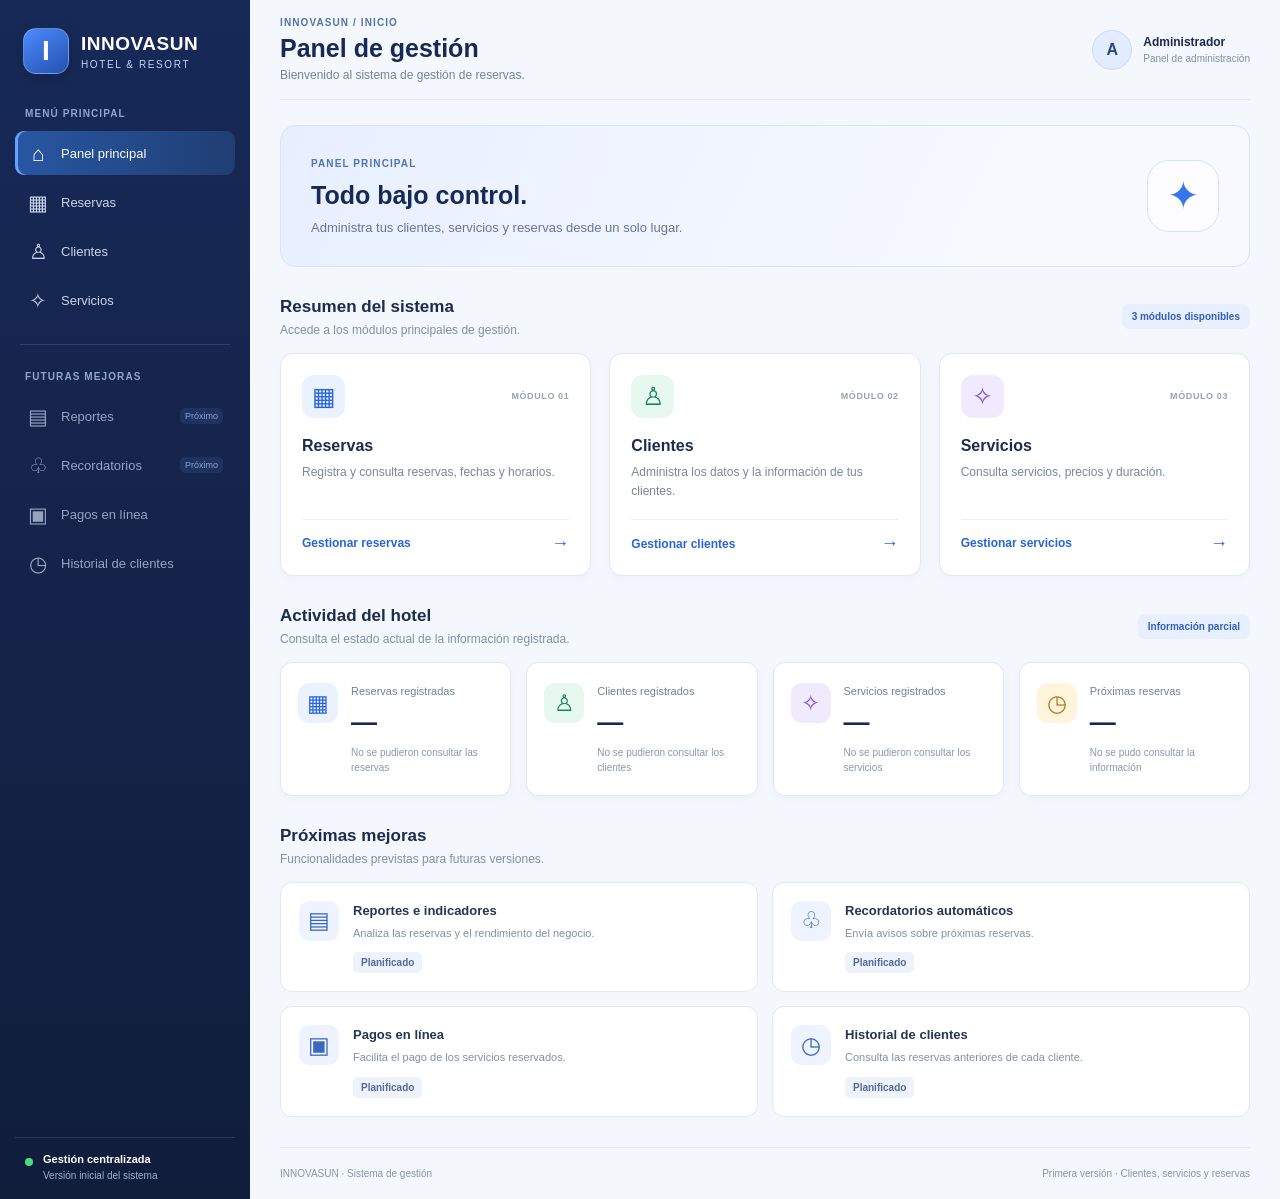
<file: frontend/index.html>
<!DOCTYPE html>
<html lang="es">
<head>
    <meta charset="UTF-8">
    <meta name="viewport" content="width=device-width, initial-scale=1.0">
    <meta name="theme-color" content="#172957">

    <title>INNOVASUN | Panel de gestión</title>

    <link rel="stylesheet" href="../CSS/global.css">
</head>

<body class="pagina-dashboard">
<div class="dashboard-layout">

    <!-- BARRA LATERAL -->
    <aside class="menu-lateral">

        <a class="marca" href="index.html">
            <div class="marca-logo">I</div>
            <div class="marca-texto">
                <strong>INNOVASUN</strong>
                <span>HOTEL &amp; RESORT</span>
            </div>
        </a>

        <div class="menu-etiqueta">MENÚ PRINCIPAL</div>

        <nav class="navegacion" aria-label="Menú principal">

            <a class="nav-enlace activo" href="index.html">
                <span class="nav-icono">⌂</span>
                <span>Panel principal</span>
            </a>

            <a class="nav-enlace" href="../reservas/reservas.html">
                <span class="nav-icono">▦</span>
                <span>Reservas</span>
            </a>

            <a class="nav-enlace" href="../clientes/clientes.html">
                <span class="nav-icono">♙</span>
                <span>Clientes</span>
            </a>

            <a class="nav-enlace" href="../servicios/servicios.html">
                <span class="nav-icono">✧</span>
                <span>Servicios</span>
            </a>

        </nav>

        <div class="menu-separador"></div>

        <div class="menu-etiqueta">FUTURAS MEJORAS</div>

        <nav class="navegacion" aria-label="Funcionalidades futuras">

            <span class="nav-enlace nav-pendiente">
                <span class="nav-icono">▤</span>
                <span>Reportes</span>
                <span class="nav-tag">Próximo</span>
            </span>

            <span class="nav-enlace nav-pendiente">
                <span class="nav-icono">♧</span>
                <span>Recordatorios</span>
                <span class="nav-tag">Próximo</span>
            </span>

            <span class="nav-enlace nav-pendiente">
                <span class="nav-icono">▣</span>
                <span>Pagos en línea</span>
            </span>

            <span class="nav-enlace nav-pendiente">
                <span class="nav-icono">◷</span>
                <span>Historial de clientes</span>
            </span>

        </nav>

        <div class="menu-pie">
            <div class="indicador-conexion"></div>

            <div>
                <strong>Gestión centralizada</strong>
                <span>Versión inicial del sistema</span>
            </div>
        </div>

    </aside>

    
    <main class="dashboard-contenido">

        
        <header class="dashboard-header">

            <div>
                <p class="texto-superior">INNOVASUN / INICIO</p>
                <h1>Panel de gestión</h1>

                <p class="subtitulo-header">
                    Bienvenido al sistema de gestión de reservas.
                </p>
            </div>

            <div class="header-derecha">
                <span class="perfil-avatar">A</span>

                <div class="perfil-info">
                    <strong>Administrador</strong>
                    <span>Panel de administración</span>
                </div>
            </div>

        </header>

        
        <section class="bienvenida">

            <div>
                <span class="etiqueta-seccion">PANEL PRINCIPAL</span>

                <h2>Todo bajo control.</h2>

                <p>
                    Administra tus clientes, servicios y reservas
                    desde un solo lugar.
                </p>
            </div>

            <div class="bienvenida-icono" aria-hidden="true">
                ✦
            </div>

        </section>

        
        <section class="seccion-dashboard">

            <div class="titulo-seccion">
                <div>
                    <h2>Resumen del sistema</h2>
                    <p>Accede a los módulos principales de gestión.</p>
                </div>

                <span class="estado-version">
                    3 módulos disponibles
                </span>
            </div>

            <div class="indicadores-grid">

                
                <article class="indicador-card">

                    <div class="indicador-cabecera">
                        <span class="indicador-icono icono-azul">▦</span>
                        <span class="indicador-etiqueta">MÓDULO 01</span>
                    </div>

                    <h3>Reservas</h3>

                    <p>
                        Registra y consulta reservas, fechas y horarios.
                    </p>

                    <a class="indicador-enlace"
                       href="../reservas/reservas.html">
                        Gestionar reservas
                        <span>→</span>
                    </a>

                </article>

                
                <article class="indicador-card">

                    <div class="indicador-cabecera">
                        <span class="indicador-icono icono-verde">♙</span>
                        <span class="indicador-etiqueta">MÓDULO 02</span>
                    </div>

                    <h3>Clientes</h3>

                    <p>
                        Administra los datos y la información de tus clientes.
                    </p>

                    <a class="indicador-enlace"
                       href="../clientes/clientes.html">
                        Gestionar clientes
                        <span>→</span>
                    </a>

                </article>

                
                <article class="indicador-card">

                    <div class="indicador-cabecera">
                        <span class="indicador-icono icono-morado">✧</span>
                        <span class="indicador-etiqueta">MÓDULO 03</span>
                    </div>

                    <h3>Servicios</h3>

                    <p>
                        Consulta servicios, precios y duración.
                    </p>

                    <a class="indicador-enlace"
                       href="../servicios/servicios.html">
                        Gestionar servicios
                        <span>→</span>
                    </a>

                </article>

            </div>
        </section>

        
        <section class="seccion-dashboard">

            <div class="titulo-seccion">
                <div>
                    <h2>Actividad del hotel</h2>

                    <p>
                        Consulta el estado actual de la información registrada.
                    </p>
                </div>

                <span class="estado-version" id="estadoActividad">
                    Consultando datos...
                </span>
            </div>

            <div class="actividad-grid">

                
                <article class="actividad-card">

                    <div class="actividad-icono actividad-azul">
                        ▦
                    </div>

                    <div class="actividad-info">
                        <span class="actividad-label">
                            Reservas registradas
                        </span>

                        <strong id="totalReservas">—</strong>

                        <small id="detalleReservas">
                            Consultando reservas...
                        </small>
                    </div>

                </article>

                
                <article class="actividad-card">

                    <div class="actividad-icono actividad-verde">
                        ♙
                    </div>

                    <div class="actividad-info">
                        <span class="actividad-label">
                            Clientes registrados
                        </span>

                        <strong id="totalClientes">—</strong>

                        <small id="detalleClientes">
                            Consultando clientes...
                        </small>
                    </div>

                </article>

                
                <article class="actividad-card">

                    <div class="actividad-icono actividad-morado">
                        ✧
                    </div>

                    <div class="actividad-info">
                        <span class="actividad-label">
                            Servicios registrados
                        </span>

                        <strong id="totalServicios">—</strong>

                        <small id="detalleServicios">
                            Consultando servicios...
                        </small>
                    </div>

                </article>

                
                <article class="actividad-card">

                    <div class="actividad-icono actividad-ambar">
                        ◷
                    </div>

                    <div class="actividad-info">
                        <span class="actividad-label">
                            Próximas reservas
                        </span>

                        <strong id="totalProximas">—</strong>

                        <small id="detalleProximas">
                            Según la fecha de reserva
                        </small>
                    </div>

                </article>

            </div>

        </section>

        
        <section class="seccion-dashboard">

            <div class="titulo-seccion">
                <div>
                    <h2>Próximas mejoras</h2>

                    <p>
                        Funcionalidades previstas para futuras versiones.
                    </p>
                </div>
            </div>

            <div class="mejoras-grid">

                <article class="mejora-card">
                    <span class="mejora-icono">▤</span>

                    <div>
                        <h3>Reportes e indicadores</h3>

                        <p>
                            Analiza las reservas y el rendimiento del negocio.
                        </p>

                        <span class="mejora-estado">Planificado</span>
                    </div>
                </article>

                <article class="mejora-card">
                    <span class="mejora-icono">♧</span>

                    <div>
                        <h3>Recordatorios automáticos</h3>

                        <p>
                            Envía avisos sobre próximas reservas.
                        </p>

                        <span class="mejora-estado">Planificado</span>
                    </div>
                </article>

                <article class="mejora-card">
                    <span class="mejora-icono">▣</span>

                    <div>
                        <h3>Pagos en línea</h3>

                        <p>
                            Facilita el pago de los servicios reservados.
                        </p>

                        <span class="mejora-estado">Planificado</span>
                    </div>
                </article>

                <article class="mejora-card">
                    <span class="mejora-icono">◷</span>

                    <div>
                        <h3>Historial de clientes</h3>

                        <p>
                            Consulta las reservas anteriores de cada cliente.
                        </p>

                        <span class="mejora-estado">Planificado</span>
                    </div>
                </article>

            </div>

        </section>

        
        <footer class="dashboard-footer">
            <span>INNOVASUN · Sistema de gestión</span>

            <span>
                Primera versión · Clientes, servicios y reservas
            </span>
        </footer>

    </main>
</div>

<!-- La lógica de los indicadores está separada del HTML -->
<script src="dashboard.js" defer></script>

</body>
</html>
</file>
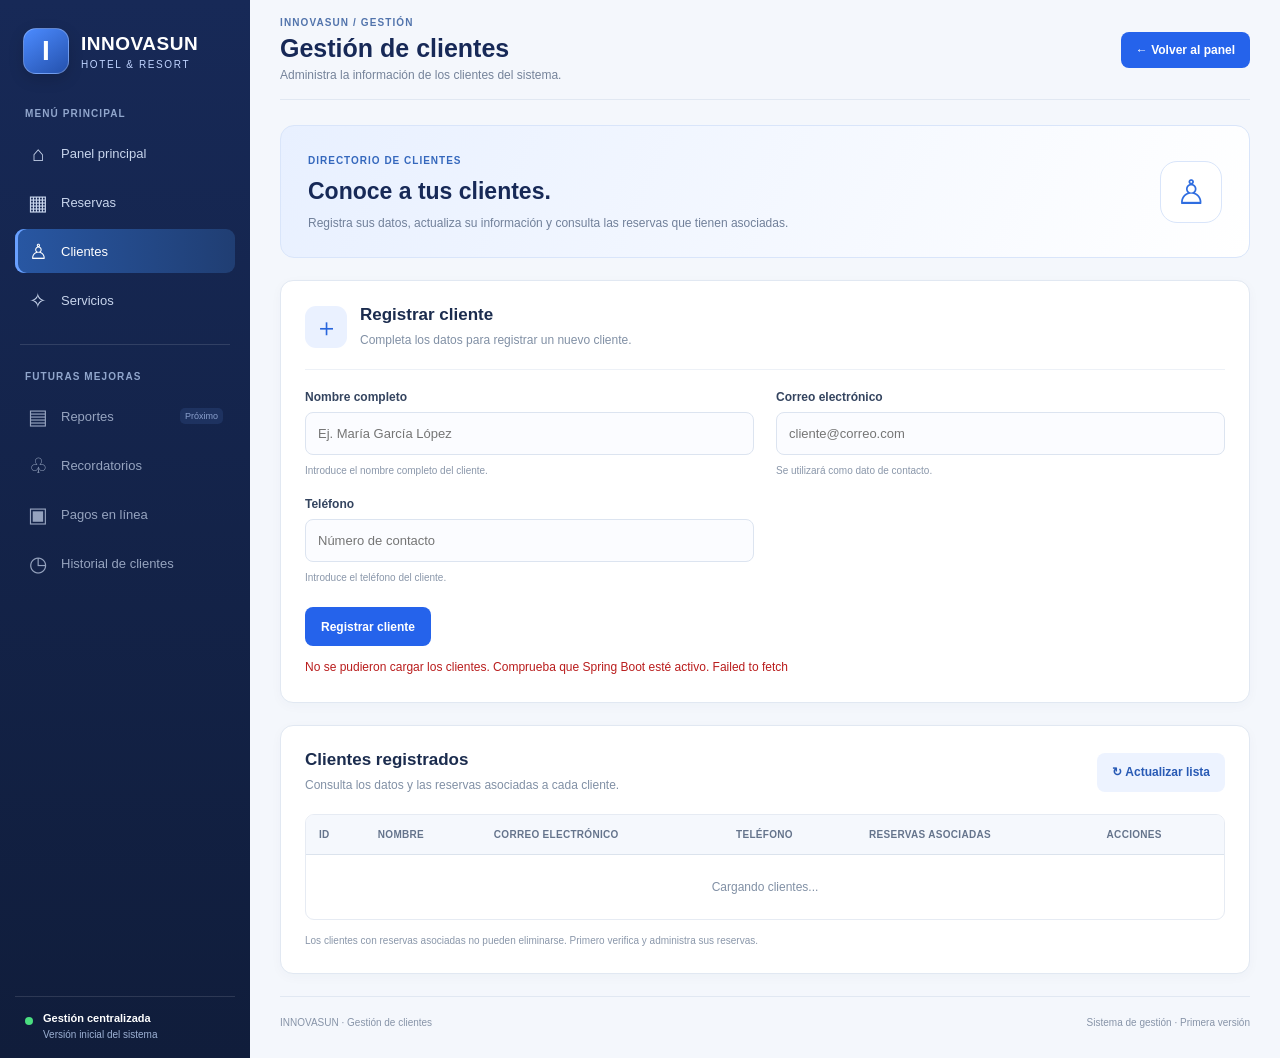
<file: clientes/clientes.html>
<!DOCTYPE html>
<html lang="es">
<head>
    <meta charset="UTF-8">
    <meta name="viewport" content="width=device-width, initial-scale=1.0">
    <meta name="theme-color" content="#172957">

    <title>INNOVASUN | Clientes</title>

    <link rel="stylesheet" href="../CSS/global.css">
    <link rel="stylesheet" href="../CSS/clientes.css">
    <script src="clientes.js" defer></script>
</head>

<body class="pagina-dashboard pagina-modulo">

<div class="dashboard-layout">

    
    <aside class="menu-lateral">

        <a class="marca" href="../frontend/index.html">
            <div class="marca-logo" aria-hidden="true">I</div>
            <div class="marca-texto">
                <strong>INNOVASUN</strong>
                <span>HOTEL &amp; RESORT</span>
            </div>
        </a>

        <div class="menu-etiqueta">MENÚ PRINCIPAL</div>

        <nav class="navegacion" aria-label="Menú principal">

            <a class="nav-enlace" href="../frontend/index.html">
                <span class="nav-icono">⌂</span>
                Panel principal
            </a>

            <a class="nav-enlace" href="../reservas/reservas.html">
                <span class="nav-icono">▦</span>
                Reservas
            </a>

            <a class="nav-enlace activo" href="clientes.html">
                <span class="nav-icono">♙</span>
                Clientes
            </a>

            <a class="nav-enlace" href="../servicios/servicios.html">
                <span class="nav-icono">✧</span>
                Servicios
            </a>

        </nav>

        <div class="menu-separador"></div>

        <div class="menu-etiqueta">FUTURAS MEJORAS</div>

        <nav class="navegacion" aria-label="Funcionalidades futuras">

            <span class="nav-enlace nav-pendiente">
                <span class="nav-icono">▤</span>
                Reportes
                <span class="nav-tag">Próximo</span>
            </span>

            <span class="nav-enlace nav-pendiente">
                <span class="nav-icono">♧</span>
                Recordatorios
            </span>

            <span class="nav-enlace nav-pendiente">
                <span class="nav-icono">▣</span>
                Pagos en línea
            </span>

            <span class="nav-enlace nav-pendiente">
                <span class="nav-icono">◷</span>
                Historial de clientes
            </span>

        </nav>

        <div class="menu-pie">
            <div class="indicador-conexion"></div>
            <div>
                <strong>Gestión centralizada</strong>
                <span>Versión inicial del sistema</span>
            </div>
        </div>

    </aside>

    
    <main class="dashboard-contenido">

        <header class="dashboard-header">

            <div>
                <p class="texto-superior">INNOVASUN / GESTIÓN</p>
                <h1>Gestión de clientes</h1>
                <p class="subtitulo-header">
                    Administra la información de los clientes del sistema.
                </p>
            </div>

            <a class="boton boton-volver" href="../frontend/index.html">
                ← Volver al panel
            </a>

        </header>

        
        <section class="clientes-bienvenida">
            <div>
                <span class="clientes-etiqueta">DIRECTORIO DE CLIENTES</span>
                <h2>Conoce a tus clientes.</h2>
                <p>
                    Registra sus datos, actualiza su información
                    y consulta las reservas que tienen asociadas.
                </p>
            </div>

            <div class="clientes-icono" aria-hidden="true">♙</div>
        </section>

        <!-- FORMULARIO -->
        <section class="clientes-panel">

            <div class="clientes-panel-header">
                <div class="clientes-panel-icono">＋</div>
                <div>
                    <h2 id="tituloFormulario">Registrar cliente</h2>
                    <p>
                        Completa los datos para registrar un nuevo cliente.
                    </p>
                </div>
            </div>

            <form id="formCliente" class="form-cliente">

                <div class="campo-cliente">
                    <label for="nombre">Nombre completo</label>
                    <input
                        id="nombre"
                        name="nombre"
                        type="text"
                        maxlength="100"
                        placeholder="Ej. María García López"
                        autocomplete="name"
                        required
                    >
                    <small>Introduce el nombre completo del cliente.</small>
                </div>

                <div class="campo-cliente">
                    <label for="correo">Correo electrónico</label>
                    <input
                        id="correo"
                        name="correo"
                        type="email"
                        maxlength="120"
                        placeholder="cliente@correo.com"
                        autocomplete="email"
                        required
                    >
                    <small>Se utilizará como dato de contacto.</small>
                </div>

                <div class="campo-cliente">
                    <label for="telefono">Teléfono</label>
                    <input
                        id="telefono"
                        name="telefono"
                        type="tel"
                        maxlength="20"
                        placeholder="Número de contacto"
                        autocomplete="tel"
                        required
                    >
                    <small>Introduce el teléfono del cliente.</small>
                </div>

                <div class="acciones-formulario">

                    <button id="btnGuardar" type="submit">
                        Registrar cliente
                    </button>

                    <button
                        id="btnCancelar"
                        type="button"
                        class="secundario"
                        hidden
                    >
                        Cancelar edición
                    </button>

                </div>

            </form>

            <p id="mensaje" class="mensaje" role="status"
               aria-live="polite"></p>

        </section>

        
        <section class="clientes-panel">

            <div class="encabezado-tabla">
                <div>
                    <h2>Clientes registrados</h2>
                    <p>Consulta los datos y las reservas asociadas a cada cliente.</p>
                </div>

                <button id="btnActualizar" type="button" class="secundario">
                    ↻ Actualizar lista
                </button>
            </div>

            <div class="tabla-contenedor tabla-clientes-contenedor">

                <table class="tabla-clientes">

                    <thead>
                        <tr>
                            <th>ID</th>
                            <th>Nombre</th>
                            <th>Correo electrónico</th>
                            <th>Teléfono</th>
                            <th>Reservas asociadas</th>
                            <th>Acciones</th>
                        </tr>
                    </thead>

                    <tbody id="tablaClientes">
                        <tr>
                            <td colspan="6">Cargando clientes...</td>
                        </tr>
                    </tbody>

                </table>

            </div>

            <p class="nota-tabla">
                Los clientes con reservas asociadas no pueden eliminarse.
                Primero verifica y administra sus reservas.
            </p>

        </section>

        <footer class="dashboard-footer">
            <span>INNOVASUN · Gestión de clientes</span>
            <span>Sistema de gestión · Primera versión</span>
        </footer>

    </main>

</div>

</body>
</html>
</file>
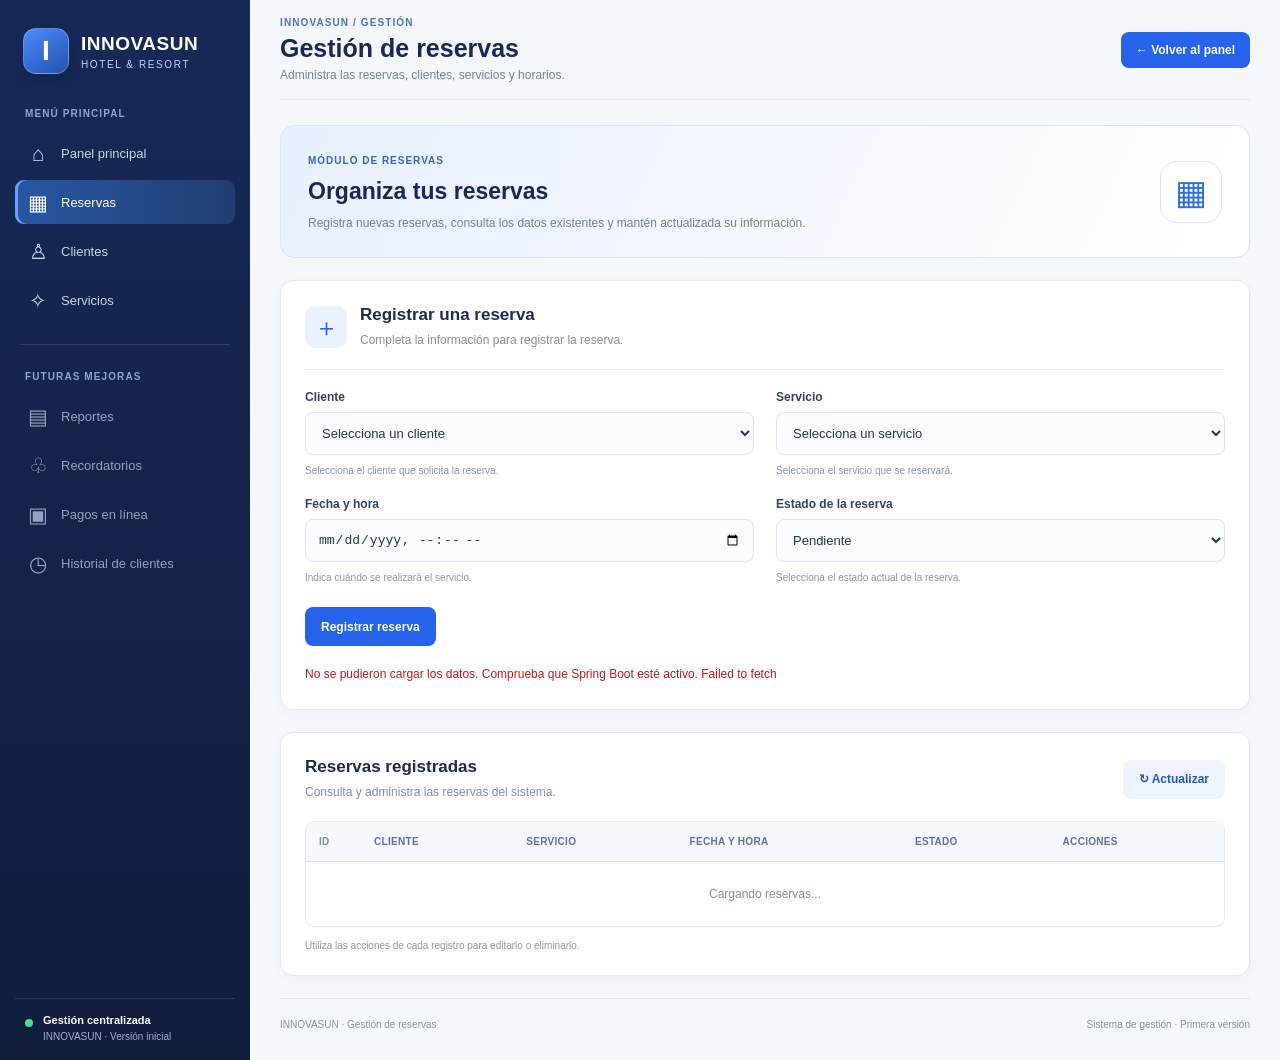
<file: reservas/reservas.html>
<!DOCTYPE html>
<html lang="es">
<head>
    <meta charset="UTF-8">
    <meta name="viewport" content="width=device-width, initial-scale=1.0">
    <meta name="theme-color" content="#172957">
    <title>INNOVASUN | Reservas</title>

    <link rel="stylesheet" href="../CSS/global.css">
    <link rel="stylesheet" href="../CSS/reservas.css">
    <script src="reservas.js" defer></script>
</head>

<body class="pagina-dashboard pagina-modulo">

<div class="dashboard-layout">

    
    <aside class="menu-lateral">
        <a class="marca" href="../frontend/index.html">
            <div class="marca-logo" aria-hidden="true">I</div>
            <div class="marca-texto">
                <strong>INNOVASUN</strong>
                <span>HOTEL & RESORT</span>
            </div>
        </a>

        <div class="menu-etiqueta">MENÚ PRINCIPAL</div>

        <nav class="navegacion" aria-label="Menú principal">
            <a class="nav-enlace" href="../frontend/index.html">
                <span class="nav-icono">⌂</span>
                Panel principal
            </a>

            <a class="nav-enlace activo" href="reservas.html">
                <span class="nav-icono">▦</span>
                Reservas
            </a>

            <a class="nav-enlace" href="../clientes/clientes.html">
                <span class="nav-icono">♙</span>
                Clientes
            </a>

            <a class="nav-enlace" href="../servicios/servicios.html">
                <span class="nav-icono">✧</span>
                Servicios
            </a>
        </nav>

        <div class="menu-separador"></div>
        <div class="menu-etiqueta">FUTURAS MEJORAS</div>

        <nav class="navegacion" aria-label="Futuras funcionalidades">
            <span class="nav-enlace nav-pendiente">
                <span class="nav-icono">▤</span>
                Reportes
            </span>
            <span class="nav-enlace nav-pendiente">
                <span class="nav-icono">♧</span>
                Recordatorios
            </span>
            <span class="nav-enlace nav-pendiente">
                <span class="nav-icono">▣</span>
                Pagos en línea
            </span>
            <span class="nav-enlace nav-pendiente">
                <span class="nav-icono">◷</span>
                Historial de clientes
            </span>
        </nav>

        <div class="menu-pie">
            <div class="indicador-conexion"></div>
            <div>
                <strong>Gestión centralizada</strong>
                <span>INNOVASUN · Versión inicial</span>
            </div>
        </div>
    </aside>

    
    <main class="dashboard-contenido">

        <header class="dashboard-header">
            <div>
                <p class="texto-superior">INNOVASUN / GESTIÓN</p>
                <h1>Gestión de reservas</h1>
                <p class="subtitulo-header">
                    Administra las reservas, clientes, servicios y horarios.
                </p>
            </div>

            <a class="boton boton-volver" href="../frontend/index.html">
                ← Volver al panel
            </a>
        </header>

        <!-- Introducción -->
        <section class="reservas-bienvenida">
            <div>
                <span class="reservas-etiqueta">MÓDULO DE RESERVAS</span>
                <h2>Organiza tus reservas</h2>
                <p>
                    Registra nuevas reservas, consulta los datos existentes
                    y mantén actualizada su información.
                </p>
            </div>
            <div class="reservas-icono" aria-hidden="true">▦</div>
        </section>

        
        <section class="modulo-panel">
            <div class="modulo-panel-header">
                <div class="modulo-panel-icono">＋</div>
                <div>
                    <h2 id="tituloFormulario">Registrar una reserva</h2>
                    <p>Completa la información para registrar la reserva.</p>
                </div>
            </div>

            <form id="formReserva" class="form-reserva">

                <div class="campo-reserva">
                    <label for="clienteId">Cliente</label>
                    <select id="clienteId" required>
                        <option value="">Selecciona un cliente</option>
                    </select>
                    <small>Selecciona el cliente que solicita la reserva.</small>
                </div>

                <div class="campo-reserva">
                    <label for="servicioId">Servicio</label>
                    <select id="servicioId" required>
                        <option value="">Selecciona un servicio</option>
                    </select>
                    <small>Selecciona el servicio que se reservará.</small>
                </div>

                <div class="campo-reserva">
                    <label for="fechaReserva">Fecha y hora</label>
                    <input type="datetime-local" id="fechaReserva" required>
                    <small>Indica cuándo se realizará el servicio.</small>
                </div>

                <div class="campo-reserva">
                    <label for="estado">Estado de la reserva</label>
                    <select id="estado" required>
                        <option value="PENDIENTE">Pendiente</option>
                        <option value="CONFIRMADA">Confirmada</option>
                        <option value="CANCELADA">Cancelada</option>
                    </select>
                    <small>Selecciona el estado actual de la reserva.</small>
                </div>

                <div class="form-reserva-acciones">
                    <button type="submit" id="btnGuardar">
                        Registrar reserva
                    </button>

                    <button type="button" id="btnCancelarEdicion"
                            class="secundario" hidden>
                        Cancelar edición
                    </button>
                </div>

                <p id="mensaje" class="mensaje" role="status"
                   aria-live="polite"></p>
            </form>
        </section>

        
        <section class="modulo-panel">
            <div class="listado-header">
                <div>
                    <h2>Reservas registradas</h2>
                    <p>Consulta y administra las reservas del sistema.</p>
                </div>

                <button type="button" id="btnActualizar" class="secundario">
                    ↻ Actualizar
                </button>
            </div>

            <div class="tabla-contenedor tabla-reservas-contenedor">
                <table class="tabla-reservas">
                    <thead>
                        <tr>
                            <th>ID</th>
                            <th>Cliente</th>
                            <th>Servicio</th>
                            <th>Fecha y hora</th>
                            <th>Estado</th>
                            <th>Acciones</th>
                        </tr>
                    </thead>

                    <tbody id="tablaReservas">
                        <tr>
                            <td colspan="6">Cargando reservas...</td>
                        </tr>
                    </tbody>
                </table>
            </div>

            <p class="nota-tabla">
                Utiliza las acciones de cada registro para editarlo o eliminarlo.
            </p>
        </section>

        <footer class="dashboard-footer">
            <span>INNOVASUN · Gestión de reservas</span>
            <span>Sistema de gestión · Primera versión</span>
        </footer>

    </main>
</div>

</body>
</html>
</file>
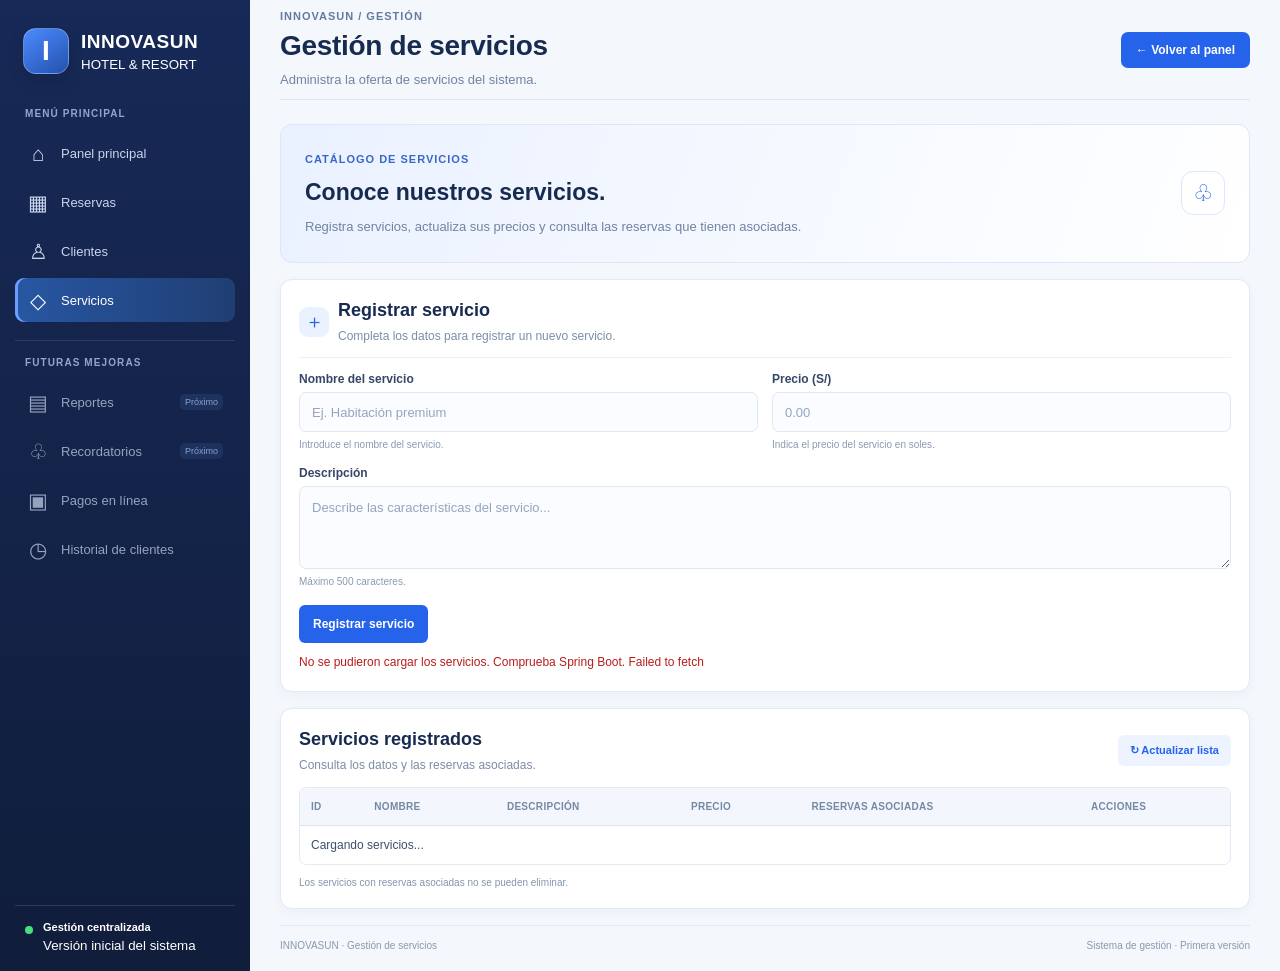
<file: servicios/servicios.html>
<!DOCTYPE html>
<html lang="es">
<head>
    <meta charset="UTF-8">
    <meta name="viewport" content="width=device-width, initial-scale=1.0">
    <title>INNOVASUN | Gestión de servicios</title>
    <link rel="stylesheet" href="../CSS/global.css">
    <link rel="stylesheet" href="../CSS/servicios.css">
    <script src="servicios.js" defer></script>
</head>
<body class="pagina-dashboard pagina-modulo">
    <div class="dashboard-layout">

        <aside class="menu-lateral">
            <a href="../frontend/index.html" class="marca">
                <span class="marca-logo">I</span>
                <span class="marca-texto">
                    <strong>INNOVASUN</strong>
                    <small>HOTEL & RESORT</small>
                </span>
            </a>

            <p class="menu-etiqueta">MENÚ PRINCIPAL</p>

            <nav class="navegacion">
                <a class="nav-enlace" href="../frontend/index.html">
                    <span class="nav-icono">⌂</span>
                    <span>Panel principal</span>
                </a>

                <a class="nav-enlace" href="../reservas/reservas.html">
                    <span class="nav-icono">▦</span>
                    <span>Reservas</span>
                </a>

                <a class="nav-enlace" href="../clientes/clientes.html">
                    <span class="nav-icono">♙</span>
                    <span>Clientes</span>
                </a>

                <a class="nav-enlace activo"
                   href="../servicios/servicios.html" aria-current="page">
                    <span class="nav-icono">◇</span>
                    <span>Servicios</span>
                </a>
            </nav>

            <p class="menu-etiqueta menu-etiqueta-futuras">
                FUTURAS MEJORAS
            </p>

            <nav class="navegacion navegacion-futuras">
                <div class="nav-enlace nav-pendiente">
                    <span class="nav-icono">▤</span>
                    <span>Reportes</span>
                    <span class="nav-tag">Próximo</span>
                </div>

                <div class="nav-enlace nav-pendiente">
                    <span class="nav-icono">♧</span>
                    <span>Recordatorios</span>
                    <span class="nav-tag">Próximo</span>
                </div>

                <div class="nav-enlace nav-pendiente">
                    <span class="nav-icono">▣</span>
                    <span>Pagos en línea</span>
                </div>

                <div class="nav-enlace nav-pendiente">
                    <span class="nav-icono">◷</span>
                    <span>Historial de clientes</span>
                </div>
            </nav>

            <div class="menu-pie">
                <span class="indicador-conexion"></span>
                <div>
                    <strong>Gestión centralizada</strong>
                    <small>Versión inicial del sistema</small>
                </div>
            </div>
        </aside>

        <main class="dashboard-contenido">

            <header class="dashboard-header">
                <div>
                    <p class="texto-superior">INNOVASUN / GESTIÓN</p>
                    <h1>Gestión de servicios</h1>
                    <p class="subtitulo-header">
                        Administra la oferta de servicios del sistema.
                    </p>
                </div>

                <a class="boton boton-volver" href="../frontend/index.html">
                    ← Volver al panel
                </a>
            </header>

            <section class="bienvenida bienvenida-modulo">
                <div>
                    <span class="etiqueta-seccion">
                        CATÁLOGO DE SERVICIOS
                    </span>
                    <h2>Conoce nuestros servicios.</h2>
                    <p>
                        Registra servicios, actualiza sus precios y consulta
                        las reservas que tienen asociadas.
                    </p>
                </div>

                <div class="bienvenida-icono" aria-hidden="true">♧</div>
            </section>

            <section class="modulo-panel">
                <div class="titulo-panel">
                    <div class="icono-titulo">＋</div>
                    <div>
                        <h2 id="tituloFormulario">Registrar servicio</h2>
                        <p>
                            Completa los datos para registrar un nuevo servicio.
                        </p>
                    </div>
                </div>

                <form id="formServicio" class="form-servicio">
                    <div class="campo-servicio">
                        <label for="nombre">Nombre del servicio</label>
                        <input
                            id="nombre"
                            type="text"
                            maxlength="100"
                            placeholder="Ej. Habitación premium"
                            required
                        >
                        <small>Introduce el nombre del servicio.</small>
                    </div>

                    <div class="campo-servicio">
                        <label for="precio">Precio (S/)</label>
                        <input
                            id="precio"
                            type="number"
                            min="0"
                            step="0.01"
                            placeholder="0.00"
                            required
                        >
                        <small>Indica el precio del servicio en soles.</small>
                    </div>

                    <div class="campo-servicio campo-completo">
                        <label for="descripcion">Descripción</label>
                        <textarea
                            id="descripcion"
                            maxlength="500"
                            rows="3"
                            placeholder="Describe las características del servicio..."
                        ></textarea>
                        <small>Máximo 500 caracteres.</small>
                    </div>

                    <div class="acciones-formulario campo-completo">
                        <button id="btnGuardar" type="submit">
                            Registrar servicio
                        </button>

                        <button
                            id="btnCancelar"
                            class="secundario"
                            type="button"
                            hidden
                        >
                            Cancelar edición
                        </button>
                    </div>
                </form>

                <p id="mensaje" class="mensaje"
                   role="status" aria-live="polite"></p>
            </section>

            <section class="modulo-panel panel-listado">
                <div class="titulo-listado">
                    <div>
                        <h2>Servicios registrados</h2>
                        <p>Consulta los datos y las reservas asociadas.</p>
                    </div>

                    <button id="btnActualizar"
                            class="boton-actualizar" type="button">
                        ↻ Actualizar lista
                    </button>
                </div>

                <div class="tabla-contenedor">
                    <table class="tabla-servicios">
                        <thead>
                            <tr>
                                <th>ID</th>
                                <th>Nombre</th>
                                <th>Descripción</th>
                                <th>Precio</th>
                                <th>Reservas asociadas</th>
                                <th>Acciones</th>
                            </tr>
                        </thead>

                        <tbody id="tablaServicios">
                            <tr>
                                <td colspan="6">Cargando servicios...</td>
                            </tr>
                        </tbody>
                    </table>
                </div>

                <p class="nota-tabla">
                    Los servicios con reservas asociadas no se pueden eliminar.
                </p>
            </section>

            <footer class="dashboard-footer">
                <span>INNOVASUN · Gestión de servicios</span>
                <span>Sistema de gestión · Primera versión</span>
            </footer>

        </main>
    </div>
</body>
</html>
</file>
<file: CSS/global.css>
:root {
    --primario: #2563eb;
    --primario-hover: #1d4ed8;
    --fondo: #f1f5f9;
    --superficie: #ffffff;
    --texto: #172033;
    --texto-secundario: #64748b;
    --borde: #dbe3ed;
    --verde: #15803d;
    --rojo: #b91c1c;
    --radio: 12px;
}

* {
    box-sizing: border-box;
}

body {
    margin: 0;
    font-family: Arial, Helvetica, sans-serif;
    background: var(--fondo);
    color: var(--texto);
}

.encabezado {
    background: #172554;
    color: white;
    padding: 22px 5%;
    display: flex;
    justify-content: space-between;
    align-items: center;
    gap: 16px;
}

.encabezado h1,
.encabezado p {
    margin: 0;
}

.encabezado p {
    margin-top: 6px;
    color: #cbd5e1;
}

.contenedor {
    width: min(1200px, 92%);
    margin: 30px auto;
}

.panel,
.tarjeta {
    background: var(--superficie);
    padding: 24px;
    border: 1px solid var(--borde);
    border-radius: var(--radio);
    box-shadow: 0 4px 16px rgb(15 23 42 / 5%);
}

h2 {
    margin-top: 0;
    font-size: 21px;
}

form {
    display: grid;
    gap: 10px;
    max-width: 600px;
}

label {
    font-size: 14px;
    font-weight: 600;
}

input,
select,
textarea {
    width: 100%;
    padding: 11px;
    border: 1px solid var(--borde);
    border-radius: 7px;
    background: white;
    color: var(--texto);
    font-size: 15px;
}

button,
.boton {
    display: inline-block;
    border: none;
    border-radius: 7px;
    background: var(--primario);
    color: white;
    padding: 11px 15px;
    font-weight: 600;
    text-decoration: none;
    cursor: pointer;
}

button:hover,
.boton:hover {
    background: var(--primario-hover);
}

button:disabled {
    opacity: .6;
    cursor: wait;
}

.secundario {
    background: #e2e8f0;
    color: var(--texto);
}

.secundario:hover {
    background: #cbd5e1;
}

.eliminar {
    background: var(--rojo);
}

.barra-titulo {
    display: flex;
    justify-content: space-between;
    align-items: center;
    gap: 12px;
}

.tabla-contenedor {
    overflow-x: auto;
}

table {
    width: 100%;
    border-collapse: collapse;
    font-size: 14px;
}

th,
td {
    padding: 13px 12px;
    border-bottom: 1px solid var(--borde);
    text-align: left;
}

th {
    background: #f8fafc;
}

.acciones {
    display: flex;
    gap: 6px;
}

.acciones button {
    padding: 7px 10px;
}

.mensaje {
    min-height: 20px;
    font-size: 14px;
}

.exito {
    color: var(--verde);
}

.error {
    color: var(--rojo);
}

.estado {
    font-size: 14px;
    background: #334155;
    border-radius: 20px;
    padding: 9px 13px;
    color: white;
}

.tarjetas {
    display: grid;
    grid-template-columns: repeat(auto-fit, minmax(220px, 1fr));
    gap: 20px;
}

.tarjeta p {
    color: var(--texto-secundario);
    line-height: 1.5;
}

[hidden] {
    display: none !important;
}

@media (max-width: 650px) {
    .encabezado {
        align-items: flex-start;
        flex-direction: column;
    }

    .panel,
    .tarjeta {
        padding: 16px;
    }

    .barra-titulo {
        align-items: flex-start;
        flex-direction: column;
    }
}


.pagina-dashboard {
    --hotel-azul: #172957;
    --hotel-azul-claro: #24477e;
    --hotel-acento: #3675ee;
    --hotel-fondo: #f4f7fc;
    --hotel-borde: #e1e8f2;
    background: var(--hotel-fondo);
    min-height: 100vh;
}

.pagina-dashboard .dashboard-layout {
    min-height: 100vh;
    display: grid;
    grid-template-columns: 250px minmax(0, 1fr);
}

/* Menú lateral */

.pagina-dashboard .menu-lateral {
    background: linear-gradient(180deg, #172957 0%, #101d3b 100%);
    color: #fff;
    padding: 25px 15px 18px;
    display: flex;
    flex-direction: column;
    min-height: 100vh;
}

.pagina-dashboard .marca {
    display: flex;
    align-items: center;
    gap: 12px;
    padding: 3px 8px 30px;
    text-decoration: none;
    color: white;
}

.pagina-dashboard .marca-logo {
    width: 46px;
    height: 46px;
    flex-shrink: 0;
    display: grid;
    place-items: center;
    border-radius: 13px;
    background: linear-gradient(145deg, #4c8bff, #2451ad);
    border: 1px solid rgb(255 255 255 / 25%);
    font-size: 28px;
    font-weight: 800;
    box-shadow: 0 5px 15px rgb(0 0 0 / 15%);
}

.pagina-dashboard .marca-texto {
    display: flex;
    flex-direction: column;
    gap: 4px;
}

.pagina-dashboard .marca-texto strong {
    font-size: 19px;
    letter-spacing: .5px;
}

.pagina-dashboard .marca-texto span {
    font-size: 10px;
    letter-spacing: 1.6px;
    color: #c0d4ff;
}

.pagina-dashboard .menu-etiqueta {
    padding: 0 10px;
    margin: 4px 0 12px;
    color: #91a6cc;
    font-size: 10px;
    font-weight: 700;
    letter-spacing: 1.1px;
}

.pagina-dashboard .navegacion {
    display: grid;
    gap: 5px;
}

.pagina-dashboard .nav-enlace {
    display: flex;
    align-items: center;
    gap: 12px;
    min-height: 44px;
    padding: 10px 12px;
    border-radius: 9px;
    color: #c8d5ec;
    text-decoration: none;
    font-size: 13px;
    transition: background .2s, color .2s;
}

.pagina-dashboard .nav-enlace:hover {
    background: rgb(255 255 255 / 8%);
    color: white;
}

.pagina-dashboard .nav-enlace.activo {
    color: #fff;
    background: linear-gradient(90deg, #2857a3, #203e73);
    box-shadow: inset 3px 0 #69a0ff;
}

.pagina-dashboard .nav-icono {
    width: 22px;
    text-align: center;
    font-size: 21px;
    line-height: 1;
}

.pagina-dashboard .menu-separador {
    height: 1px;
    background: rgb(255 255 255 / 12%);
    margin: 22px 5px;
}

.pagina-dashboard .nav-pendiente {
    cursor: default;
    opacity: .72;
}

.pagina-dashboard .nav-pendiente:hover {
    background: transparent;
}

.pagina-dashboard .nav-tag {
    margin-left: auto;
    color: #b9d0ff;
    background: rgb(83 130 211 / 22%);
    border-radius: 5px;
    padding: 3px 5px;
    font-size: 9px;
}

.pagina-dashboard .menu-pie {
    margin-top: auto;
    padding: 15px 10px 0;
    display: flex;
    gap: 10px;
    align-items: flex-start;
    border-top: 1px solid rgb(255 255 255 / 12%);
}

.pagina-dashboard .indicador-conexion {
    width: 8px;
    height: 8px;
    border-radius: 50%;
    background: #4ade80;
    margin-top: 5px;
}

.pagina-dashboard .menu-pie div:last-child {
    display: grid;
    gap: 5px;
}

.pagina-dashboard .menu-pie strong {
    font-size: 11px;
}

.pagina-dashboard .menu-pie span {
    color: #9db1d4;
    font-size: 10px;
}

/* Área principal */

.pagina-dashboard .dashboard-contenido {
    min-width: 0;
    padding: 0 30px;
}

.pagina-dashboard .dashboard-header {
    min-height: 100px;
    display: flex;
    align-items: center;
    justify-content: space-between;
    gap: 20px;
    border-bottom: 1px solid var(--hotel-borde);
    margin-bottom: 25px;
}

.pagina-dashboard .texto-superior,
.pagina-dashboard .etiqueta-seccion {
    color: #5274ac;
    font-size: 10px;
    font-weight: 700;
    letter-spacing: 1.1px;
}

.pagina-dashboard .texto-superior {
    margin: 0 0 6px;
}

.pagina-dashboard .dashboard-header h1 {
    margin: 0;
    font-size: 25px;
    color: var(--hotel-azul);
}

.pagina-dashboard .subtitulo-header {
    margin: 5px 0 0;
    color: #75839a;
    font-size: 12px;
}

.pagina-dashboard .header-derecha {
    display: flex;
    align-items: center;
    gap: 11px;
}

.pagina-dashboard .perfil-avatar {
    width: 40px;
    height: 40px;
    border-radius: 50%;
    display: grid;
    place-items: center;
    color: #24477e;
    background: #e3ecff;
    border: 1px solid #ccdcfa;
    font-weight: 700;
}

.pagina-dashboard .perfil-info {
    display: grid;
    gap: 4px;
}

.pagina-dashboard .perfil-info strong {
    color: var(--hotel-azul);
    font-size: 12px;
}

.pagina-dashboard .perfil-info span {
    color: #8190a7;
    font-size: 10px;
}

/* Bienvenida */

.pagina-dashboard .bienvenida {
    position: relative;
    overflow: hidden;
    padding: 27px 30px;
    margin-bottom: 30px;
    border-radius: 15px;
    background: linear-gradient(115deg, #e7efff, #f7f9ff 75%);
    border: 1px solid #d8e4fa;
    display: flex;
    align-items: center;
    justify-content: space-between;
}

.pagina-dashboard .bienvenida h2 {
    margin: 10px 0 8px;
    font-size: 25px;
    color: #172957;
}

.pagina-dashboard .bienvenida p {
    margin: 0;
    font-size: 13px;
    color: #657793;
    line-height: 1.6;
}

.pagina-dashboard .bienvenida-icono {
    width: 72px;
    height: 72px;
    flex-shrink: 0;
    border-radius: 22px;
    display: grid;
    place-items: center;
    background: rgb(255 255 255 / 75%);
    color: #3675ee;
    font-size: 39px;
    border: 1px solid #d6e3fa;
}

/* Secciones y tarjetas */

.pagina-dashboard .seccion-dashboard {
    margin-bottom: 30px;
}

.pagina-dashboard .titulo-seccion {
    display: flex;
    align-items: center;
    justify-content: space-between;
    gap: 15px;
    margin-bottom: 16px;
}

.pagina-dashboard .titulo-seccion h2 {
    color: #1b2c4e;
    font-size: 17px;
    margin: 0;
}

.pagina-dashboard .titulo-seccion p {
    color: #8190a5;
    font-size: 12px;
    margin: 6px 0 0;
}

.pagina-dashboard .estado-version {
    padding: 7px 10px;
    border-radius: 7px;
    background: #e8efff;
    color: #315fbb;
    font-size: 10px;
    font-weight: 700;
    white-space: nowrap;
}

.pagina-dashboard .indicadores-grid {
    display: grid;
    grid-template-columns: repeat(3, minmax(0, 1fr));
    gap: 18px;
}

.pagina-dashboard .indicador-card {
    padding: 21px;
    border: 1px solid var(--hotel-borde);
    border-radius: 13px;
    background: white;
    box-shadow: 0 3px 12px rgb(30 55 90 / 3%);
    transition: transform .2s, box-shadow .2s;
}

.pagina-dashboard .indicador-card:hover {
    transform: translateY(-3px);
    box-shadow: 0 8px 20px rgb(30 55 90 / 8%);
}

.pagina-dashboard .indicador-cabecera {
    display: flex;
    align-items: center;
    justify-content: space-between;
    gap: 10px;
}

.pagina-dashboard .indicador-icono {
    width: 43px;
    height: 43px;
    border-radius: 12px;
    display: grid;
    place-items: center;
    font-size: 25px;
}

.pagina-dashboard .icono-azul {
    color: #2865dc;
    background: #eaf1ff;
}

.pagina-dashboard .icono-verde {
    color: #12845c;
    background: #e6f8f0;
}

.pagina-dashboard .icono-morado {
    color: #8051d5;
    background: #f0eaff;
}

.pagina-dashboard .indicador-etiqueta {
    color: #96a2b5;
    font-size: 9px;
    font-weight: 700;
    letter-spacing: .6px;
}

.pagina-dashboard .indicador-card h3 {
    margin: 19px 0 8px;
    color: #1b2c4e;
    font-size: 16px;
}

.pagina-dashboard .indicador-card > p {
    min-height: 38px;
    margin: 0 0 18px;
    color: #78869b;
    font-size: 12px;
    line-height: 1.6;
}

.pagina-dashboard .indicador-enlace {
    display: flex;
    align-items: center;
    justify-content: space-between;
    gap: 10px;
    padding-top: 13px;
    border-top: 1px solid #edf0f6;
    color: #2865dc;
    font-size: 12px;
    font-weight: 700;
    text-decoration: none;
}

.pagina-dashboard .indicador-enlace span {
    font-size: 18px;
}

.pagina-dashboard .indicador-enlace:hover {
    color: #173f99;
}

/* Accesos rápidos */

.pagina-dashboard .accesos-grid {
    display: grid;
    grid-template-columns: repeat(3, minmax(0, 1fr));
    gap: 15px;
}

.pagina-dashboard .acceso-card {
    display: flex;
    align-items: center;
    gap: 12px;
    min-width: 0;
    padding: 17px 15px;
    border: 1px solid var(--hotel-borde);
    border-radius: 12px;
    background: white;
    color: #1b2c4e;
    text-decoration: none;
    transition: transform .2s, box-shadow .2s;
}

.pagina-dashboard .acceso-card:hover {
    transform: translateY(-2px);
    box-shadow: 0 6px 15px rgb(30 55 90 / 7%);
}

.pagina-dashboard .acceso-icono {
    width: 39px;
    height: 39px;
    flex-shrink: 0;
    border-radius: 10px;
    display: grid;
    place-items: center;
    font-size: 24px;
    font-weight: 500;
}

.pagina-dashboard .acceso-azul .acceso-icono {
    background: #eaf1ff;
    color: #2865dc;
}

.pagina-dashboard .acceso-verde .acceso-icono {
    background: #e6f8f0;
    color: #12845c;
}

.pagina-dashboard .acceso-morado .acceso-icono {
    background: #f0eaff;
    color: #8051d5;
}

.pagina-dashboard .acceso-card > span:nth-child(2) {
    flex: 1;
    min-width: 0;
    display: grid;
    gap: 5px;
}

.pagina-dashboard .acceso-card strong {
    font-size: 12px;
}

.pagina-dashboard .acceso-card small {
    color: #8491a5;
    font-size: 10px;
    line-height: 1.5;
}

.pagina-dashboard .acceso-flecha {
    color: #7088b5;
    font-size: 18px;
}

/* Futuras mejoras */

.pagina-dashboard .mejoras-grid {
    display: grid;
    grid-template-columns: repeat(2, minmax(0, 1fr));
    gap: 14px;
}

.pagina-dashboard .mejora-card {
    display: flex;
    align-items: flex-start;
    gap: 14px;
    padding: 18px;
    background: white;
    border: 1px solid var(--hotel-borde);
    border-radius: 12px;
}

.pagina-dashboard .mejora-icono {
    width: 40px;
    height: 40px;
    flex-shrink: 0;
    border-radius: 10px;
    background: #eef3ff;
    color: #3869bf;
    display: grid;
    place-items: center;
    font-size: 23px;
}

.pagina-dashboard .mejora-card h3 {
    margin: 2px 0 7px;
    color: #243653;
    font-size: 13px;
}

.pagina-dashboard .mejora-card p {
    margin: 0 0 10px;
    color: #8190a5;
    font-size: 11px;
    line-height: 1.6;
}

.pagina-dashboard .mejora-estado {
    display: inline-block;
    padding: 5px 8px;
    border-radius: 5px;
    color: #526a96;
    background: #edf2fb;
    font-size: 10px;
    font-weight: 700;
}

/* Pie de página */

.pagina-dashboard .dashboard-footer {
    padding: 20px 0;
    border-top: 1px solid var(--hotel-borde);
    display: flex;
    justify-content: space-between;
    gap: 15px;
    color: #8794a8;
    font-size: 10px;
}



@media (max-width: 1100px) {
    .pagina-dashboard .dashboard-layout {
        grid-template-columns: 215px minmax(0, 1fr);
    }

    .pagina-dashboard .dashboard-contenido {
        padding: 0 20px;
    }

    .pagina-dashboard .indicadores-grid {
        gap: 12px;
    }

    .pagina-dashboard .indicador-card {
        padding: 16px;
    }

    .pagina-dashboard .accesos-grid {
        grid-template-columns: 1fr;
    }
}

/* Adaptación a móviles */

@media (max-width: 700px) {
    .pagina-dashboard .dashboard-layout {
        grid-template-columns: 1fr;
    }

    .pagina-dashboard .menu-lateral {
        min-height: auto;
        padding: 16px;
    }

    .pagina-dashboard .marca {
        padding: 0 5px 17px;
    }

    .pagina-dashboard .navegacion {
        grid-template-columns: repeat(2, minmax(0, 1fr));
    }

    .pagina-dashboard .menu-etiqueta {
        margin-top: 10px;
    }

    .pagina-dashboard .menu-separador {
        margin: 15px 5px;
    }

    .pagina-dashboard .menu-pie {
        margin-top: 18px;
    }

    .pagina-dashboard .dashboard-contenido {
        padding: 0 15px;
    }

    .pagina-dashboard .dashboard-header {
        min-height: auto;
        padding: 22px 0;
        align-items: flex-start;
    }

    .pagina-dashboard .dashboard-header h1 {
        font-size: 21px;
    }

    .pagina-dashboard .perfil-info {
        display: none;
    }

    .pagina-dashboard .bienvenida {
        padding: 22px 18px;
    }

    .pagina-dashboard .bienvenida h2 {
        font-size: 21px;
    }

    .pagina-dashboard .bienvenida-icono {
        width: 48px;
        height: 48px;
        font-size: 27px;
        border-radius: 14px;
    }

    .pagina-dashboard .indicadores-grid {
        grid-template-columns: 1fr;
    }

    .pagina-dashboard .indicador-card > p {
        min-height: 0;
    }

    .pagina-dashboard .mejoras-grid {
        grid-template-columns: 1fr;
    }

    .pagina-dashboard .titulo-seccion {
        align-items: flex-start;
        flex-direction: column;
    }

    .pagina-dashboard .dashboard-footer {
        flex-direction: column;
    }
}
.pagina-dashboard .actividad-grid {
    display: grid;
    grid-template-columns: repeat(4, minmax(0, 1fr));
    gap: 15px;
}

.pagina-dashboard .actividad-card {
    display: flex;
    align-items: flex-start;
    gap: 13px;
    min-width: 0;
    padding: 20px 17px;
    background: #fff;
    border: 1px solid var(--hotel-borde);
    border-radius: 12px;
    box-shadow: 0 3px 12px rgb(30 55 90 / 3%);
}

.pagina-dashboard .actividad-icono {
    display: grid;
    flex-shrink: 0;
    width: 40px;
    height: 40px;
    place-items: center;
    border-radius: 11px;
    font-size: 23px;
}

.pagina-dashboard .actividad-azul {
    background: #eaf1ff;
    color: #2865dc;
}

.pagina-dashboard .actividad-verde {
    background: #e6f8f0;
    color: #12845c;
}

.pagina-dashboard .actividad-morado {
    background: #f0eaff;
    color: #8051d5;
}

.pagina-dashboard .actividad-ambar {
    background: #fff4dc;
    color: #b7791f;
}

.pagina-dashboard .actividad-info {
    display: grid;
    gap: 7px;
    min-width: 0;
}

.pagina-dashboard .actividad-label {
    color: #71809a;
    font-size: 11px;
    line-height: 1.5;
}

.pagina-dashboard .actividad-info strong {
    color: #172957;
    font-size: 26px;
    line-height: 1.2;
}

.pagina-dashboard .actividad-info small {
    color: #8997ac;
    font-size: 10px;
    line-height: 1.5;
    overflow-wrap: anywhere;
}

@media (max-width: 1200px) {
    .pagina-dashboard .actividad-grid {
        grid-template-columns: repeat(2, minmax(0, 1fr));
    }
}

@media (max-width: 700px) {
    .pagina-dashboard .actividad-grid {
        grid-template-columns: 1fr;
    }

    .pagina-dashboard .actividad-card {
        padding: 16px;
    }
}
</file>
<file: CSS/clientes.css>
.pagina-modulo .dashboard-contenido {
    padding-bottom: 10px;
}

.pagina-modulo .boton-volver {
    white-space: nowrap;
    font-size: 12px;
    border-radius: 8px;
}

/* Bienvenida */

.pagina-modulo .clientes-bienvenida {
    display: flex;
    justify-content: space-between;
    align-items: center;
    gap: 20px;
    padding: 24px 27px;
    margin-bottom: 22px;
    border: 1px solid #d9e5fa;
    border-radius: 14px;
    background: linear-gradient(115deg, #e8f0ff, #ffffff);
}

.pagina-modulo .clientes-etiqueta {
    color: #3568bd;
    font-size: 10px;
    font-weight: 700;
    letter-spacing: 1px;
}

.pagina-modulo .clientes-bienvenida h2 {
    margin: 10px 0 8px;
    color: #172957;
    font-size: 23px;
}

.pagina-modulo .clientes-bienvenida p {
    max-width: 600px;
    margin: 0;
    color: #71809a;
    font-size: 12px;
    line-height: 1.7;
}

.pagina-modulo .clientes-icono {
    display: grid;
    place-items: center;
    width: 62px;
    height: 62px;
    flex-shrink: 0;
    border-radius: 17px;
    color: #2f6de0;
    background: #fff;
    border: 1px solid #d9e5fa;
    font-size: 34px;
}

/* Paneles */

.pagina-modulo .clientes-panel {
    padding: 24px;
    margin-bottom: 22px;
    background: #fff;
    border: 1px solid #e1e8f2;
    border-radius: 13px;
    box-shadow: 0 3px 12px rgb(30 55 90 / 3%);
}

.pagina-modulo .clientes-panel-header {
    display: flex;
    align-items: center;
    gap: 13px;
    padding-bottom: 20px;
    margin-bottom: 20px;
    border-bottom: 1px solid #edf1f7;
}

.pagina-modulo .clientes-panel-icono {
    width: 42px;
    height: 42px;
    display: grid;
    place-items: center;
    flex-shrink: 0;
    border-radius: 11px;
    background: #eaf1ff;
    color: #2865dc;
    font-size: 25px;
}

.pagina-modulo .clientes-panel-header h2,
.pagina-modulo .encabezado-tabla h2 {
    margin: 0;
    color: #1b2c4e;
    font-size: 17px;
}

.pagina-modulo .clientes-panel-header p,
.pagina-modulo .encabezado-tabla p {
    margin: 6px 0 0;
    color: #8190a5;
    font-size: 12px;
    line-height: 1.5;
}

/* Formulario */

.pagina-modulo #formCliente.form-cliente {
    display: grid;
    grid-template-columns: repeat(2, minmax(0, 1fr));
    gap: 19px 22px;
    max-width: none;
    margin: 0;
}

.pagina-modulo .campo-cliente {
    min-width: 0;
    display: flex;
    flex-direction: column;
    gap: 8px;
}

.pagina-modulo .campo-cliente label {
    color: #34445f;
    font-size: 12px;
    font-weight: 700;
}

.pagina-modulo .campo-cliente input {
    width: 100%;
    min-height: 43px;
    padding: 11px 12px;
    box-sizing: border-box;
    border: 1px solid #dce4f0;
    border-radius: 8px;
    background: #fbfcff;
    color: #243653;
    font: inherit;
    font-size: 13px;
    transition: border-color .2s, box-shadow .2s;
}

.pagina-modulo .campo-cliente input:focus {
    outline: none;
    border-color: #5386eb;
    box-shadow: 0 0 0 3px rgb(53 111 224 / 12%);
    background: #fff;
}

.pagina-modulo .campo-cliente small {
    color: #8a97aa;
    font-size: 10px;
    line-height: 1.5;
}

.pagina-modulo .acciones-formulario {
    grid-column: 1 / -1;
    display: flex;
    align-items: center;
    flex-wrap: wrap;
    gap: 10px;
    margin-top: 3px;
}

.pagina-modulo .acciones-formulario button {
    min-height: 39px;
    padding: 10px 16px;
    border: 0;
    border-radius: 8px;
    font-size: 12px;
    font-weight: 600;
    cursor: pointer;
}

.pagina-modulo .acciones-formulario button:focus-visible,
.pagina-modulo .encabezado-tabla button:focus-visible,
.pagina-modulo .tabla-clientes button:focus-visible {
    outline: 3px solid #b7d0ff;
    outline-offset: 2px;
}

.pagina-modulo #btnCancelar {
    background: #edf1f7;
    color: #465873;
}

.pagina-modulo #btnCancelar:hover {
    background: #dfe6f0;
}

.pagina-modulo #formCliente button:disabled,
.pagina-modulo #btnActualizar:disabled,
.pagina-modulo .tabla-clientes button:disabled {
    opacity: .6;
    cursor: not-allowed;
}

.pagina-modulo #mensaje {
    margin: 12px 0 0;
    overflow-wrap: anywhere;
    font-size: 12px;
    line-height: 1.6;
}

.pagina-modulo #mensaje:empty {
    display: none;
}

.pagina-modulo #mensaje.exito {
    color: #15803d;
}

.pagina-modulo #mensaje.error {
    color: #b91c1c;
}

/* Encabezado del listado */

.pagina-modulo .encabezado-tabla {
    display: flex;
    justify-content: space-between;
    align-items: center;
    flex-wrap: wrap;
    gap: 15px;
    margin-bottom: 20px;
}

.pagina-modulo .encabezado-tabla button {
    min-height: 39px;
    padding: 10px 15px;
    border: 0;
    border-radius: 8px;
    font-size: 12px;
    font-weight: 600;
    cursor: pointer;
}

.pagina-modulo .encabezado-tabla button.secundario {
    background: #edf3ff;
    color: #285ab5;
}

.pagina-modulo .encabezado-tabla button.secundario:hover {
    background: #dce8ff;
}

/* Tabla */

.pagina-modulo .tabla-clientes-contenedor {
    width: 100%;
    overflow-x: auto;
    border: 1px solid #e6ebf3;
    border-radius: 9px;
}

.pagina-modulo .tabla-clientes {
    width: 100%;
    min-width: 850px;
    border-collapse: collapse;
    font-size: 12px;
}

.pagina-modulo .tabla-clientes th {
    padding: 14px 13px;
    background: #f5f8fd;
    color: #65748c;
    font-size: 10px;
    font-weight: 700;
    letter-spacing: .3px;
    text-align: left;
    text-transform: uppercase;
    white-space: nowrap;
}

.pagina-modulo .tabla-clientes td {
    padding: 13px;
    border-bottom: 1px solid #edf1f7;
    color: #40516b;
    text-align: left;
    vertical-align: middle;
}

.pagina-modulo .tabla-clientes tbody tr:last-child td {
    border-bottom: none;
}

.pagina-modulo .tabla-clientes tbody tr:hover {
    background: #f8faff;
}

.pagina-modulo .tabla-clientes td[colspan] {
    padding: 25px;
    color: #8190a5;
    text-align: center;
}

/* Estado de reservas asociadas */

.pagina-modulo .estado-reservas {
    display: inline-block;
    padding: 5px 9px;
    border-radius: 6px;
    font-size: 11px;
    font-weight: 600;
    white-space: nowrap;
}

.pagina-modulo .estado-reservas.sin-reservas {
    color: #166534;
    background: #dcfce7;
}

.pagina-modulo .estado-reservas.con-reservas {
    color: #92400e;
    background: #fef3c7;
}

.pagina-modulo .estado-reservas.error-reservas {
    color: #991b1b;
    background: #fee2e2;
}

/* Botones de acciones */

.pagina-modulo .tabla-clientes .acciones {
    display: flex;
    align-items: center;
    gap: 6px;
    flex-wrap: wrap;
}

.pagina-modulo .tabla-clientes .acciones button {
    padding: 7px 10px;
    border: 0;
    border-radius: 6px;
    font-size: 11px;
    font-weight: 600;
    white-space: nowrap;
    cursor: pointer;
}

.pagina-modulo .tabla-clientes .acciones button:first-child {
    background: #eaf1ff;
    color: #285ab5;
}

.pagina-modulo .tabla-clientes .acciones button:first-child:hover {
    background: #d8e5ff;
}

.pagina-modulo .tabla-clientes .acciones button.eliminar {
    background: #fff0f0;
    color: #c33737;
}

.pagina-modulo .tabla-clientes .acciones button.eliminar:hover:not(:disabled) {
    background: #ffdddd;
}

.pagina-modulo .tabla-clientes .acciones button.eliminar:disabled {
    background: #f0f1f4;
    color: #929baa;
    cursor: not-allowed;
}

.pagina-modulo .nota-tabla {
    margin: 13px 0 0;
    color: #8a97aa;
    font-size: 10px;
    line-height: 1.6;
}

/* Adaptación a pantallas medianas */

@media (max-width: 1000px) {
    .pagina-modulo .dashboard-contenido {
        padding-left: 20px;
        padding-right: 20px;
    }

    .pagina-modulo .clientes-panel {
        padding: 20px;
    }
}

/* Adaptación a móviles */

@media (max-width: 700px) {
    .pagina-modulo .dashboard-header {
        flex-wrap: wrap;
        gap: 14px;
    }

    .pagina-modulo .boton-volver {
        margin-bottom: 16px;
    }

    .pagina-modulo #formCliente.form-cliente {
        grid-template-columns: 1fr;
        gap: 17px;
    }

    .pagina-modulo .acciones-formulario {
        grid-column: 1;
    }

    .pagina-modulo .clientes-panel {
        padding: 17px;
    }

    .pagina-modulo .clientes-bienvenida {
        padding: 20px 17px;
    }

    .pagina-modulo .clientes-bienvenida h2 {
        font-size: 20px;
    }

    .pagina-modulo .clientes-icono {
        width: 45px;
        height: 45px;
        font-size: 25px;
        border-radius: 12px;
    }

    .pagina-modulo .encabezado-tabla {
        align-items: flex-start;
    }
}
</file>
<file: CSS/reservas.css>
.pagina-modulo .dashboard-contenido {
    padding-bottom: 10px;
}

.pagina-modulo .boton-volver {
    white-space: nowrap;
    font-size: 12px;
    border-radius: 8px;
}

.pagina-modulo .reservas-bienvenida {
    display: flex;
    justify-content: space-between;
    align-items: center;
    gap: 20px;
    padding: 24px 27px;
    margin-bottom: 22px;
    border: 1px solid #d9e5fa;
    border-radius: 14px;
    background: linear-gradient(115deg, #e8f0ff, #ffffff);
}

.pagina-modulo .reservas-etiqueta {
    color: #3568bd;
    font-size: 10px;
    font-weight: 700;
    letter-spacing: 1px;
}

.pagina-modulo .reservas-bienvenida h2 {
    margin: 10px 0 8px;
    color: #172957;
    font-size: 23px;
}

.pagina-modulo .reservas-bienvenida p {
    max-width: 600px;
    margin: 0;
    color: #71809a;
    font-size: 12px;
    line-height: 1.7;
}

.pagina-modulo .reservas-icono {
    display: grid;
    place-items: center;
    width: 62px;
    height: 62px;
    flex-shrink: 0;
    border-radius: 17px;
    color: #2f6de0;
    background: #fff;
    border: 1px solid #d9e5fa;
    font-size: 34px;
}

/* Paneles del módulo */

.pagina-modulo .modulo-panel {
    padding: 24px;
    margin-bottom: 22px;
    background: #fff;
    border: 1px solid #e1e8f2;
    border-radius: 13px;
    box-shadow: 0 3px 12px rgb(30 55 90 / 3%);
}

.pagina-modulo .modulo-panel-header {
    display: flex;
    align-items: center;
    gap: 13px;
    padding-bottom: 20px;
    margin-bottom: 20px;
    border-bottom: 1px solid #edf1f7;
}

.pagina-modulo .modulo-panel-icono {
    width: 42px;
    height: 42px;
    display: grid;
    place-items: center;
    flex-shrink: 0;
    border-radius: 11px;
    background: #eaf1ff;
    color: #2865dc;
    font-size: 25px;
}

.pagina-modulo .modulo-panel-header h2,
.pagina-modulo .listado-header h2 {
    margin: 0;
    color: #1b2c4e;
    font-size: 17px;
}

.pagina-modulo .modulo-panel-header p,
.pagina-modulo .listado-header p {
    margin: 6px 0 0;
    color: #8190a5;
    font-size: 12px;
    line-height: 1.5;
}

/* Formulario */

.pagina-modulo #formReserva {
    display: grid;
    grid-template-columns: repeat(2, minmax(0, 1fr));
    gap: 19px 22px;
    max-width: none;
    margin: 0;
}

.pagina-modulo .campo-reserva {
    min-width: 0;
    display: flex;
    flex-direction: column;
    gap: 8px;
}

.pagina-modulo .campo-reserva label {
    color: #34445f;
    font-size: 12px;
    font-weight: 700;
}

.pagina-modulo .campo-reserva input,
.pagina-modulo .campo-reserva select {
    min-height: 43px;
    width: 100%;
    padding: 11px 12px;
    border: 1px solid #dce4f0;
    border-radius: 8px;
    background: #fbfcff;
    color: #243653;
    font-size: 13px;
    transition: border-color .2s, box-shadow .2s;
}

.pagina-modulo .campo-reserva input:focus,
.pagina-modulo .campo-reserva select:focus {
    outline: none;
    border-color: #5386eb;
    box-shadow: 0 0 0 3px rgb(53 111 224 / 12%);
    background: #fff;
}

.pagina-modulo .campo-reserva small {
    color: #8a97aa;
    font-size: 10px;
    line-height: 1.5;
}

.pagina-modulo .form-reserva-acciones {
    grid-column: 1 / -1;
    display: flex;
    align-items: center;
    flex-wrap: wrap;
    gap: 10px;
    padding-top: 3px;
}

.pagina-modulo .form-reserva-acciones button,
.pagina-modulo .listado-header button {
    min-height: 39px;
    padding: 10px 16px;
    border-radius: 8px;
    font-size: 12px;
}

.pagina-modulo .form-reserva-acciones button:focus-visible,
.pagina-modulo .listado-header button:focus-visible,
.pagina-modulo .tabla-reservas button:focus-visible {
    outline: 3px solid #b7d0ff;
    outline-offset: 2px;
}

.pagina-modulo #btnCancelarEdicion {
    background: #edf1f7;
    color: #465873;
}

.pagina-modulo #btnCancelarEdicion:hover {
    background: #dfe6f0;
}

.pagina-modulo #mensaje {
    grid-column: 1 / -1;
    margin: 0;
    overflow-wrap: anywhere;
    line-height: 1.5;
    font-size: 12px;
}

.pagina-modulo #mensaje:empty {
    display: none;
}

/* Listado */

.pagina-modulo .listado-header {
    display: flex;
    justify-content: space-between;
    align-items: center;
    gap: 15px;
    margin-bottom: 20px;
}

.pagina-modulo .listado-header .secundario {
    background: #edf3ff;
    color: #285ab5;
}

.pagina-modulo .listado-header .secundario:hover {
    background: #dce8ff;
}

.pagina-modulo .tabla-reservas-contenedor {
    width: 100%;
    overflow-x: auto;
    border: 1px solid #e6ebf3;
    border-radius: 9px;
}

.pagina-modulo .tabla-reservas {
    width: 100%;
    min-width: 760px;
    border-collapse: collapse;
    font-size: 12px;
}

.pagina-modulo .tabla-reservas th {
    padding: 14px 13px;
    background: #f5f8fd;
    color: #65748c;
    font-size: 10px;
    font-weight: 700;
    letter-spacing: .3px;
    text-transform: uppercase;
    white-space: nowrap;
}

.pagina-modulo .tabla-reservas td {
    padding: 13px;
    border-bottom: 1px solid #edf1f7;
    color: #40516b;
    vertical-align: middle;
}

.pagina-modulo .tabla-reservas tbody tr:last-child td {
    border-bottom: none;
}

.pagina-modulo .tabla-reservas tbody tr:hover {
    background: #f8faff;
}

.pagina-modulo .tabla-reservas th:first-child,
.pagina-modulo .tabla-reservas td:first-child {
    width: 55px;
    color: #7c8ca4;
}

.pagina-modulo .tabla-reservas td:nth-child(5) {
    font-weight: 700;
    white-space: nowrap;
}

.pagina-modulo .tabla-reservas td[colspan] {
    padding: 25px;
    color: #8190a5;
    text-align: center;
}

/* Acciones de cada reserva */

.pagina-modulo .tabla-reservas .acciones {
    display: flex;
    align-items: center;
    gap: 6px;
}

.pagina-modulo .tabla-reservas .acciones button {
    padding: 7px 10px;
    border-radius: 6px;
    font-size: 11px;
    white-space: nowrap;
}

.pagina-modulo .tabla-reservas .acciones button:first-child {
    background: #eaf1ff;
    color: #285ab5;
}

.pagina-modulo .tabla-reservas .acciones button:first-child:hover {
    background: #d8e5ff;
}

.pagina-modulo .tabla-reservas .acciones .eliminar {
    background: #fff0f0;
    color: #c33737;
}

.pagina-modulo .tabla-reservas .acciones .eliminar:hover {
    background: #ffdddd;
}

.pagina-modulo .nota-tabla {
    margin: 13px 0 0;
    color: #8a97aa;
    font-size: 10px;
}

/* Adaptación a pantallas medianas */

@media (max-width: 1000px) {
    .pagina-modulo .dashboard-contenido {
        padding-left: 20px;
        padding-right: 20px;
    }

    .pagina-modulo .modulo-panel {
        padding: 20px;
    }
}

/* Adaptación a móviles */

@media (max-width: 700px) {
    .pagina-modulo .dashboard-header {
        flex-wrap: wrap;
        gap: 14px;
    }

    .pagina-modulo .boton-volver {
        margin-bottom: 16px;
    }

    .pagina-modulo #formReserva {
        grid-template-columns: 1fr;
        gap: 17px;
    }

    .pagina-modulo .form-reserva-acciones,
    .pagina-modulo #mensaje {
        grid-column: 1;
    }

    .pagina-modulo .modulo-panel {
        padding: 17px;
    }

    .pagina-modulo .reservas-bienvenida {
        padding: 20px 17px;
    }

    .pagina-modulo .reservas-bienvenida h2 {
        font-size: 20px;
    }

    .pagina-modulo .reservas-icono {
        width: 45px;
        height: 45px;
        font-size: 25px;
        border-radius: 12px;
    }

    .pagina-modulo .listado-header {
        align-items: flex-start;
    }
}
</file>
<file: CSS/servicios.css>
.pagina-modulo .dashboard-contenido {
    flex: 1;
    min-width: 0;
}

/* ENCABEZADO */

.pagina-modulo .dashboard-header {
    display: flex;
    align-items: center;
    justify-content: space-between;
    gap: 16px;
    margin-bottom: 24px;
}

.pagina-modulo .dashboard-header h1 {
    margin: 0;
    color: #172b50;
    font-size: 22px;
    line-height: 1.3;
    letter-spacing: -0.3px;
}

.pagina-modulo .texto-superior {
    margin: 0 0 4px;
    color: #647b9f;
    font-size: 9px;
    font-weight: 700;
    letter-spacing: 1px;
}

.pagina-modulo .subtitulo-header {
    margin: 4px 0 0;
    color: #7184a2;
    font-size: 11px;
    line-height: 1.5;
}

.pagina-modulo .boton-volver {
    flex-shrink: 0;
    padding: 8px 12px;
    border: 0;
    border-radius: 6px;
    background: #2563eb;
    color: #fff;
    font-size: 10px;
    text-decoration: none;
}

.pagina-modulo .boton-volver:hover {
    background: #1d4ed8;
}

/* BIENVENIDA */

.pagina-modulo .bienvenida-modulo {
    display: flex;
    align-items: center;
    justify-content: space-between;
    gap: 20px;
    min-height: 90px;
    margin-bottom: 16px;
    padding: 20px;
    background: linear-gradient(110deg, #eaf1ff, #ffffff);
    border: 1px solid #dce7fb;
    border-radius: 12px;
    box-shadow: none;
    color: #172b50;
}

.pagina-modulo .bienvenida-modulo .etiqueta-seccion {
    color: #3768c9;
    font-size: 9px;
    font-weight: 700;
    letter-spacing: 1px;
}

.pagina-modulo .bienvenida-modulo h2 {
    margin: 7px 0;
    color: #172b50;
    font-size: 17px;
    line-height: 1.4;
}

.pagina-modulo .bienvenida-modulo p {
    margin: 0;
    color: #7184a2;
    font-size: 11px;
    line-height: 1.5;
}

.pagina-modulo .bienvenida-icono {
    display: grid;
    flex-shrink: 0;
    width: 44px;
    height: 44px;
    place-items: center;
    border: 1px solid #dce7fb;
    border-radius: 12px;
    background: #fff;
    color: #2563eb;
    font-size: 23px;
}

/* PANELES */

.pagina-modulo .modulo-panel {
    margin-bottom: 16px;
    padding: 18px;
    background: #fff;
    border: 1px solid #e2eaf5;
    border-radius: 12px;
    box-shadow: 0 3px 12px rgb(30 64 120 / 4%);
}

/* CABECERA DEL FORMULARIO */

.pagina-modulo .titulo-panel {
    display: flex;
    align-items: center;
    gap: 9px;
    margin-bottom: 14px;
    padding-bottom: 12px;
    border-bottom: 1px solid #edf1f7;
}

.pagina-modulo .icono-titulo {
    display: grid;
    flex-shrink: 0;
    width: 30px;
    height: 30px;
    place-items: center;
    border-radius: 9px;
    background: #eaf1ff;
    color: #2563eb;
    font-size: 19px;
}

.pagina-modulo .titulo-panel h2,
.pagina-modulo .titulo-listado h2 {
    margin: 0;
    color: #172b50;
    font-size: 14px;
    font-weight: 700;
    line-height: 1.4;
}

.pagina-modulo .titulo-panel p,
.pagina-modulo .titulo-listado p {
    margin: 4px 0 0;
    color: #7b8da8;
    font-size: 10px;
    line-height: 1.5;
}

/* FORMULARIO */

.pagina-modulo .form-servicio {
    display: grid;
    grid-template-columns: repeat(2, minmax(0, 1fr));
    gap: 14px;
    max-width: none;
}

.pagina-modulo .campo-servicio {
    display: flex;
    min-width: 0;
    flex-direction: column;
    gap: 6px;
}

.pagina-modulo .campo-completo {
    grid-column: 1 / -1;
}

.pagina-modulo .campo-servicio label {
    color: #344767;
    font-size: 10px;
    font-weight: 700;
}

.pagina-modulo .campo-servicio input,
.pagina-modulo .campo-servicio textarea {
    box-sizing: border-box;
    width: 100%;
    min-width: 0;
    padding: 9px 10px;
    border: 1px solid #dfe7f3;
    border-radius: 7px;
    background: #fbfcff;
    color: #243653;
    font-family: inherit;
    font-size: 11px;
}

.pagina-modulo .campo-servicio input {
    min-height: 36px;
}

.pagina-modulo .campo-servicio textarea {
    min-height: 65px;
    resize: vertical;
    line-height: 1.5;
}

.pagina-modulo .campo-servicio input::placeholder,
.pagina-modulo .campo-servicio textarea::placeholder {
    color: #95a5bd;
}

.pagina-modulo .campo-servicio input:focus,
.pagina-modulo .campo-servicio textarea:focus {
    outline: 2px solid #bfdbfe;
    border-color: #2563eb;
}

.pagina-modulo .campo-servicio small {
    color: #8a9bb3;
    font-size: 9px;
    line-height: 1.4;
}

/* BOTONES DEL FORMULARIO */

.pagina-modulo .acciones-formulario {
    display: flex;
    flex-wrap: wrap;
    align-items: center;
    gap: 8px;
    margin-top: 2px;
}

.pagina-modulo .acciones-formulario button {
    min-height: 32px;
    padding: 8px 11px;
    border-radius: 6px;
    font-size: 10px;
}

/* MENSAJES */

.pagina-modulo #mensaje {
    margin: 10px 0 0;
    font-size: 10px;
    line-height: 1.6;
    overflow-wrap: anywhere;
}

.pagina-modulo #mensaje:empty {
    display: none;
}

.pagina-modulo #mensaje.exito {
    color: #15803d;
}

.pagina-modulo #mensaje.error {
    color: #b91c1c;
}

/* LISTADO */

.pagina-modulo .titulo-listado {
    display: flex;
    align-items: center;
    justify-content: space-between;
    gap: 15px;
    margin-bottom: 13px;
}

.pagina-modulo .boton-actualizar {
    flex-shrink: 0;
    padding: 8px 10px;
    border: 0;
    border-radius: 6px;
    background: #edf3ff;
    color: #2563eb;
    font-family: inherit;
    font-size: 10px;
    font-weight: 700;
    cursor: pointer;
}

.pagina-modulo .boton-actualizar:hover {
    background: #dce8ff;
}

/* TABLA */

.pagina-modulo .tabla-contenedor {
    width: 100%;
    overflow-x: auto;
    border: 1px solid #e2eaf5;
    border-radius: 7px;
}

.pagina-modulo .tabla-servicios {
    width: 100%;
    min-width: 850px;
    border-collapse: collapse;
    font-size: 10px;
}

.pagina-modulo .tabla-servicios th {
    padding: 10px;
    background: #f3f6fc;
    color: #7588a5;
    font-size: 9px;
    font-weight: 800;
    letter-spacing: 0.3px;
    text-align: left;
    text-transform: uppercase;
    white-space: nowrap;
}

.pagina-modulo .tabla-servicios td {
    padding: 10px;
    border-bottom: 1px solid #edf1f7;
    color: #3d506d;
    text-align: left;
    vertical-align: middle;
    overflow-wrap: anywhere;
}

.pagina-modulo .tabla-servicios tbody tr:last-child td {
    border-bottom: none;
}

.pagina-modulo .tabla-servicios tbody tr:hover {
    background: #f9fbff;
}

/* ACCIONES DE LA TABLA */

.pagina-modulo .acciones {
    display: flex;
    flex-wrap: wrap;
    gap: 5px;
}

.pagina-modulo .acciones button {
    padding: 5px 7px;
    border: 0;
    border-radius: 5px;
    font-size: 9px;
    cursor: pointer;
}

.pagina-modulo .acciones button:not(.eliminar) {
    background: #e8f0ff;
    color: #2563eb;
}

.pagina-modulo .acciones button:not(.eliminar):hover {
    background: #d6e5ff;
}

.pagina-modulo .acciones .eliminar {
    background: #fff0f0;
    color: #dc2626;
}

.pagina-modulo .acciones .eliminar:hover:not(:disabled) {
    background: #fee2e2;
}

.pagina-modulo .acciones button:disabled {
    opacity: 0.45;
    cursor: not-allowed;
}

/* RESERVAS ASOCIADAS */

.pagina-modulo .estado-reservas {
    display: inline-block;
    padding: 4px 7px;
    border-radius: 6px;
    font-size: 9px;
    white-space: nowrap;
}

.pagina-modulo .estado-reservas.sin-reservas {
    background: #dcfce7;
    color: #166534;
}

.pagina-modulo .estado-reservas.con-reservas {
    background: #fef0c7;
    color: #a16207;
}

.pagina-modulo .estado-reservas.error-reservas {
    background: #fee2e2;
    color: #991b1b;
}

.pagina-modulo .nota-tabla {
    margin: 10px 0 0;
    color: #8595ac;
    font-size: 9px;
    line-height: 1.5;
}

/* PIE DE PÁGINA */

.pagina-modulo .dashboard-footer {
    display: flex;
    justify-content: space-between;
    gap: 12px;
    margin-top: 8px;
    padding-top: 14px;
    border-top: 1px solid #e2eaf5;
    color: #8999b0;
    font-size: 9px;
}

/* BARRA LATERAL
   Reutiliza las dimensiones definidas en global.css.
   Solo ajusta la sección adicional de navegación. */

.pagina-modulo .menu-etiqueta-futuras {
    margin-top: 18px;
    padding-top: 16px;
    border-top: 1px solid rgb(255 255 255 / 10%);
}

.pagina-modulo .navegacion-futuras {
    margin-top: 0;
}

.pagina-modulo .navegacion-futuras .nav-enlace {
    cursor: default;
}

.pagina-modulo .menu-pie {
    margin-top: auto;
}

/* ELEMENTOS OCULTOS */

.pagina-modulo [hidden] {
    display: none !important;
}

/* RESPONSIVE */

@media (max-width: 700px) {
    .pagina-modulo .dashboard-header {
        align-items: flex-start;
        flex-direction: column;
        gap: 12px;
    }

    .pagina-modulo .bienvenida-modulo {
        padding: 16px;
    }

    .pagina-modulo .bienvenida-modulo h2 {
        font-size: 16px;
    }

    .pagina-modulo .modulo-panel {
        padding: 15px;
    }

    .pagina-modulo .form-servicio {
        grid-template-columns: minmax(0, 1fr);
    }

    .pagina-modulo .campo-completo {
        grid-column: auto;
    }

    .pagina-modulo .titulo-listado {
        align-items: flex-start;
        flex-direction: column;
    }

    .pagina-modulo .boton-actualizar {
        width: 100%;
    }

    .pagina-modulo .dashboard-footer {
        flex-direction: column;
    }
}
.pagina-modulo .dashboard-header h1 {
    font-size: 28px;
    line-height: 1.3;
}

.pagina-modulo .texto-superior {
    font-size: 11px;
    margin-bottom: 6px;
}

.pagina-modulo .subtitulo-header {
    font-size: 13px;
    line-height: 1.5;
    margin-top: 6px;
}

/* Panel de bienvenida */
.pagina-modulo .bienvenida-modulo {
    padding: 24px;
}

.pagina-modulo .bienvenida-modulo .etiqueta-seccion {
    font-size: 11px;
}

.pagina-modulo .bienvenida-modulo h2 {
    font-size: 23px;
    line-height: 1.4;
    margin: 9px 0;
}

.pagina-modulo .bienvenida-modulo p {
    font-size: 13px;
    line-height: 1.6;
}

/* Títulos de paneles */
.pagina-modulo .titulo-panel h2,
.pagina-modulo .titulo-listado h2 {
    font-size: 18px;
    line-height: 1.4;
}

.pagina-modulo .titulo-panel p,
.pagina-modulo .titulo-listado p {
    font-size: 12px;
    line-height: 1.5;
}

/* Etiquetas y campos */
.pagina-modulo .campo-servicio label {
    font-size: 12px;
}

.pagina-modulo .campo-servicio input,
.pagina-modulo .campo-servicio textarea {
    font-size: 13px;
    padding: 11px 12px;
}

.pagina-modulo .campo-servicio input {
    min-height: 40px;
}

.pagina-modulo .campo-servicio small {
    font-size: 10px;
}


.pagina-modulo .acciones-formulario button {
    min-height: 38px;
    padding: 10px 14px;
    font-size: 12px;
}


.pagina-modulo #mensaje {
    font-size: 12px;
}


.pagina-modulo .boton-actualizar {
    padding: 9px 12px;
    font-size: 11px;
}


.pagina-modulo .tabla-servicios {
    font-size: 12px;
}

.pagina-modulo .tabla-servicios th {
    padding: 13px 11px;
    font-size: 10px;
}

.pagina-modulo .tabla-servicios td {
    padding: 12px 11px;
}


.pagina-modulo .acciones button {
    padding: 6px 9px;
    font-size: 10px;
}


.pagina-modulo .estado-reservas {
    padding: 5px 8px;
    font-size: 10px;
}


.pagina-modulo .nota-tabla,
.pagina-modulo .dashboard-footer {
    font-size: 10px;
}


@media (max-width: 700px) {
    .pagina-modulo .dashboard-header h1 {
        font-size: 22px;
    }

    .pagina-modulo .bienvenida-modulo h2 {
        font-size: 18px;
    }

    .pagina-modulo .titulo-panel h2,
    .pagina-modulo .titulo-listado h2 {
        font-size: 16px;
    }
}

.pagina-modulo .dashboard-header .boton-volver {
    display: inline-block;
    flex-shrink: 0;
    padding: 11px 15px;
    border: none;
    border-radius: 7px;
    background: #2563eb;
    color: #ffffff;
    font-family: Arial, Helvetica, sans-serif;
    font-size: 12px;
    font-weight: 600;
    line-height: normal;
    text-align: center;
    text-decoration: none;
    white-space: nowrap;
    cursor: pointer;
}

.pagina-modulo .dashboard-header .boton-volver:hover {
    background: #1d4ed8;
}

.pagina-modulo .dashboard-header .boton-volver:focus-visible {
    outline: 2px solid #93c5fd;
    outline-offset: 3px;
}
</file>
